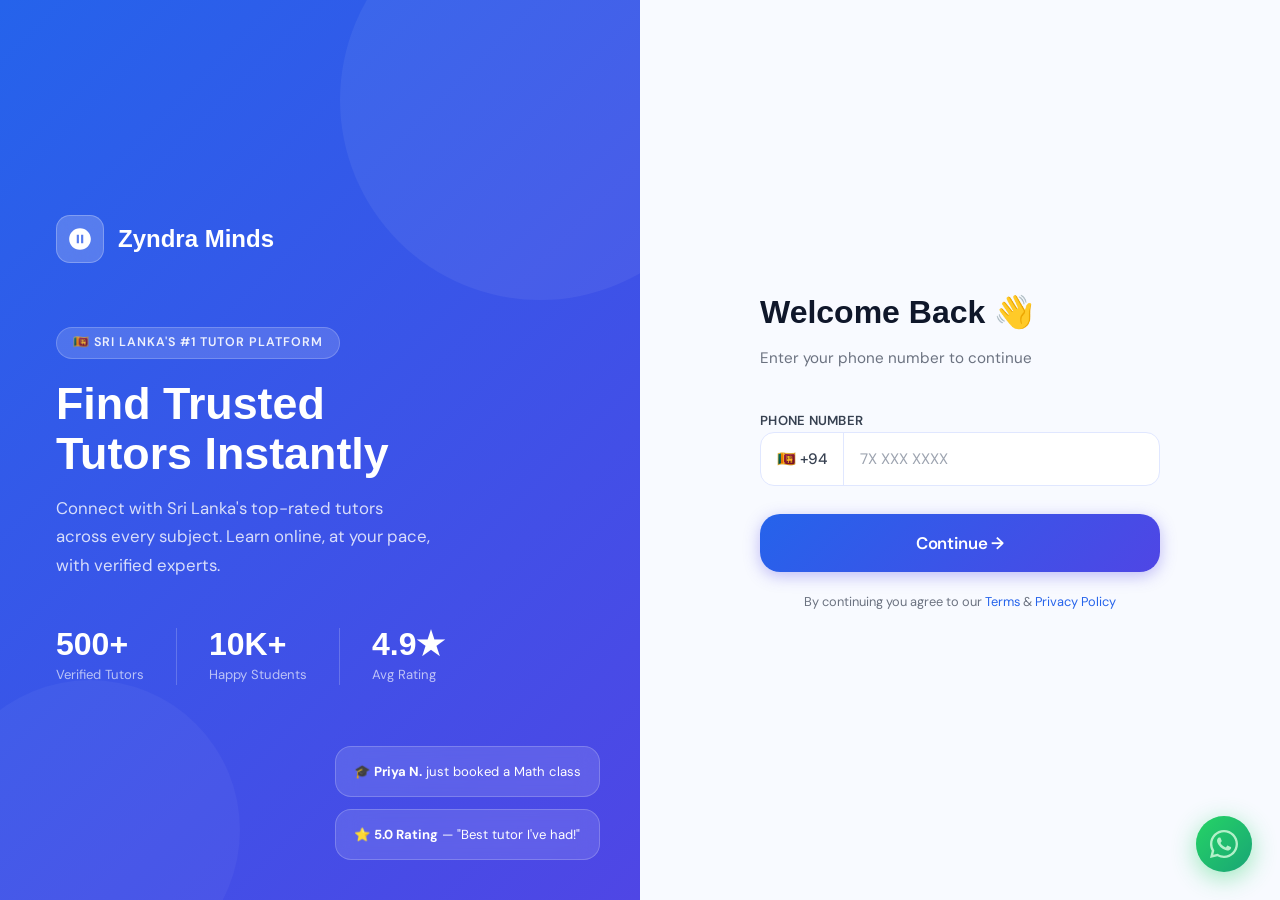
<file: index.html>
<!DOCTYPE html>
<html lang="en">
<head>
  <meta charset="UTF-8" />
  <meta name="viewport" content="width=device-width, initial-scale=1.0" />
  <title>Zyndra Minds — Find Trusted Tutors Instantly</title>
  <meta name="description" content="Zyndra Minds connects students with verified tutors across Sri Lanka. Find your perfect tutor today." />

  <!-- Favicon -->
  <link rel="icon" type="image/svg+xml" href="data:image/svg+xml,<svg xmlns='http://www.w3.org/2000/svg' viewBox='0 0 100 100'><rect width='100' height='100' rx='20' fill='%234F46E5'/><text y='.9em' font-size='70' x='10'>🧠</text></svg>" />

  <!-- Google Fonts -->
  <link rel="preconnect" href="https://fonts.googleapis.com" />
  <link rel="preconnect" href="https://fonts.gstatic.com" crossorigin />
  <link href="https://fonts.googleapis.com/css2?family=DM+Sans:ital,opsz,wght@0,9..40,300;0,9..40,400;0,9..40,500;0,9..40,600;1,9..40,400&display=swap" rel="stylesheet" />

  <!-- Clash Display (local fallback) -->
  <style>
    @font-face {
      font-family: 'Clash Display';
      src: url('https://api.fontshare.com/v2/css?f[]=clash-display@400,500,600,700&display=swap');
      font-display: swap;
    }
  </style>

  <link rel="stylesheet" href="style.css" />

  <style>
    /* Index-specific overrides */
    body { overflow: hidden; }
    @media (max-width: 900px) { body { overflow: auto; } }

    .login-page { height: 100vh; }
    @media (max-width: 900px) { .login-page { height: auto; min-height: 100vh; } }

    #phone-step { animation: fadeUp .5s ease; }
    #role-select { display: none; }
  </style>
</head>
<body>

<!-- ═══════════════════════════════════════════
     LOGIN PAGE
════════════════════════════════════════════ -->
<div class="login-page">

  <!-- LEFT PANEL — Hero branding -->
  <div class="login-left">
    <div class="login-brand">
      <div class="login-brand-icon">
        <svg viewBox="0 0 24 24" xmlns="http://www.w3.org/2000/svg">
          <path d="M12 2C6.48 2 2 6.48 2 12s4.48 10 10 10 10-4.48 10-10S17.52 2 12 2zm-1 14H9V8h2v8zm4 0h-2V8h2v8z" fill="white"/>
        </svg>
      </div>
      <span class="login-brand-name">Zyndra Minds</span>
    </div>

    <div class="login-hero">
      <div class="login-hero-tag">🇱🇰 Sri Lanka's #1 Tutor Platform</div>
      <h1>Find Trusted<br>Tutors Instantly</h1>
      <p>Connect with Sri Lanka's top-rated tutors across every subject. Learn online, at your pace, with verified experts.</p>

      <div class="login-stats">
        <div class="login-stat">
          <div class="login-stat-num">500+</div>
          <div class="login-stat-label">Verified Tutors</div>
        </div>
        <div class="login-divider"></div>
        <div class="login-stat">
          <div class="login-stat-num">10K+</div>
          <div class="login-stat-label">Happy Students</div>
        </div>
        <div class="login-divider"></div>
        <div class="login-stat">
          <div class="login-stat-num">4.9★</div>
          <div class="login-stat-label">Avg Rating</div>
        </div>
      </div>
    </div>

    <!-- Decorative floating cards -->
    <div style="position:absolute;bottom:40px;right:40px;z-index:1">
      <div style="background:rgba(255,255,255,.12);backdrop-filter:blur(10px);border:1px solid rgba(255,255,255,.2);border-radius:16px;padding:14px 18px;color:white;font-size:.82rem;margin-bottom:12px">
        🎓 <strong>Priya N.</strong> just booked a Math class
      </div>
      <div style="background:rgba(255,255,255,.12);backdrop-filter:blur(10px);border:1px solid rgba(255,255,255,.2);border-radius:16px;padding:14px 18px;color:white;font-size:.82rem">
        ⭐ <strong>5.0 Rating</strong> — "Best tutor I've had!"
      </div>
    </div>
  </div>

  <!-- RIGHT PANEL — Login form -->
  <div class="login-right">
    <div class="login-form-wrap">
      <div class="login-form-header">
        <h2>Welcome Back 👋</h2>
        <p>Enter your phone number to continue</p>
      </div>

      <!-- STEP 1: Phone entry -->
      <div id="phone-step">
        <div class="form-group">
          <label class="input-label" for="phone-input">Phone Number</label>
          <div class="phone-input-wrap">
            <div class="phone-flag">🇱🇰 +94</div>
            <input
              type="tel"
              id="phone-input"
              placeholder="7X XXX XXXX"
              maxlength="15"
              autocomplete="tel"
            />
          </div>
        </div>

        <button id="continue-btn" class="btn btn-primary btn-full btn-lg" style="margin-top:8px">
          Continue →
        </button>

        <p style="text-align:center;margin-top:20px;font-size:.8rem;color:var(--gray-500)">
          By continuing you agree to our
          <a href="#" style="color:var(--blue)">Terms</a> &
          <a href="#" style="color:var(--blue)">Privacy Policy</a>
        </p>
      </div>

      <!-- STEP 2: Role selection -->
      <div id="role-select" class="role-select">
        <button id="learn-btn" class="role-btn learn-btn">
          <div class="role-icon learn-icon">🎓</div>
          <div class="role-btn-title">I want to Learn</div>
          <div class="role-btn-sub">Browse & book classes</div>
        </button>
        <button id="teach-btn" class="role-btn teach-btn">
          <div class="role-icon teach-icon">📝</div>
          <div class="role-btn-title">I want to Teach</div>
          <div class="role-btn-sub">Apply as a tutor</div>
        </button>
      </div>

    </div>
  </div>
</div>

<!-- ═══════════════════════════════════════════
     TOAST CONTAINER (injected by JS)
════════════════════════════════════════════ -->
<div class="toast-container"></div>

<script src="script.js"></script>
</body>
</html>
</file>
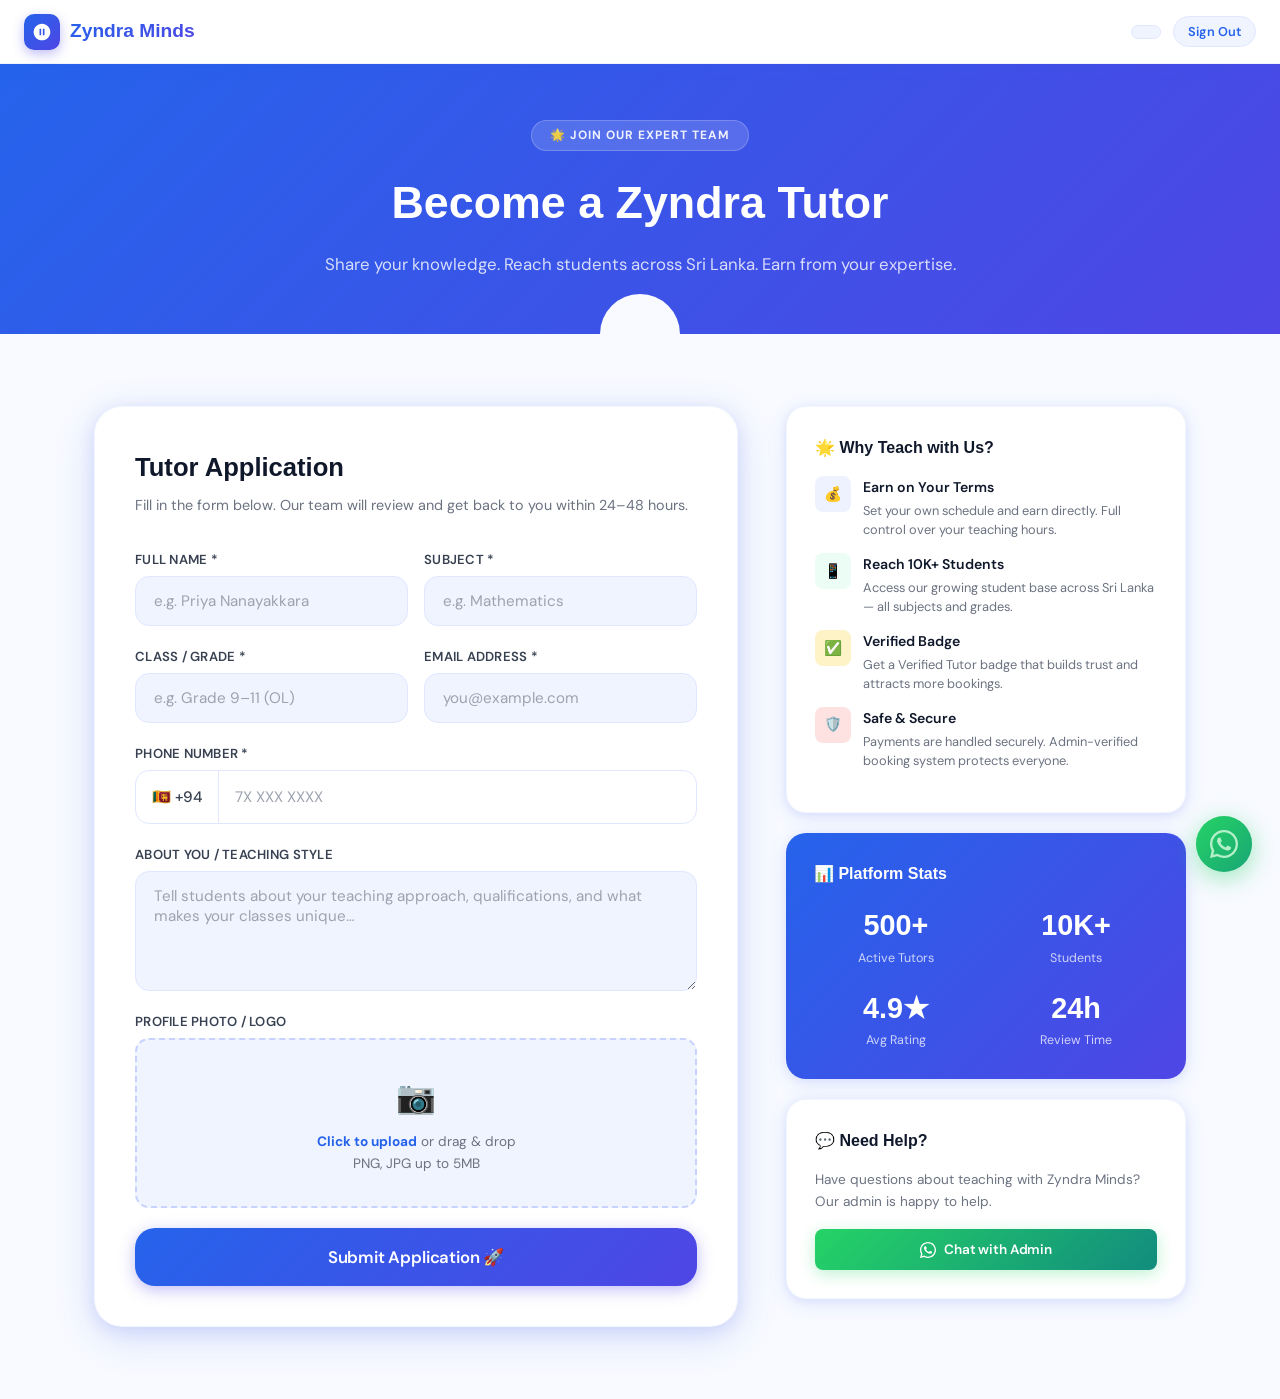
<file: apply.html>
<!DOCTYPE html>
<html lang="en">
<head>
  <meta charset="UTF-8" />
  <meta name="viewport" content="width=device-width, initial-scale=1.0" />
  <title>Become a Tutor — Zyndra Minds</title>
  <meta name="description" content="Apply to become a verified tutor on Zyndra Minds. Reach thousands of students across Sri Lanka." />

  <link rel="icon" type="image/svg+xml" href="data:image/svg+xml,<svg xmlns='http://www.w3.org/2000/svg' viewBox='0 0 100 100'><rect width='100' height='100' rx='20' fill='%234F46E5'/><text y='.9em' font-size='70' x='10'>🧠</text></svg>" />
  <link rel="preconnect" href="https://fonts.googleapis.com" />
  <link rel="preconnect" href="https://fonts.gstatic.com" crossorigin />
  <link href="https://fonts.googleapis.com/css2?family=DM+Sans:ital,opsz,wght@0,9..40,300;0,9..40,400;0,9..40,500;0,9..40,600;1,9..40,400&display=swap" rel="stylesheet" />
  <link rel="stylesheet" href="style.css" />
</head>
<body>

<!-- ═══════════════════════════════════════════
     NAVBAR
════════════════════════════════════════════ -->
<nav class="navbar">
  <a href="index.html" class="nav-brand">
    <div class="nav-logo">
      <svg viewBox="0 0 24 24" xmlns="http://www.w3.org/2000/svg">
        <path d="M12 2C6.48 2 2 6.48 2 12s4.48 10 10 10 10-4.48 10-10S17.52 2 12 2zm-1 14H9V8h2v8zm4 0h-2V8h2v8z"/>
      </svg>
    </div>
    <span class="nav-brand-name">Zyndra Minds</span>
  </a>
  <div class="nav-actions">
    <span class="nav-phone" id="nav-phone"></span>
    <button class="nav-logout" id="logout-btn">Sign Out</button>
  </div>
</nav>

<!-- ═══════════════════════════════════════════
     HERO
════════════════════════════════════════════ -->
<div class="page-wrapper">
  <section class="apply-hero">
    <div class="container">
      <div style="display:inline-block;padding:5px 18px;background:rgba(255,255,255,.15);border-radius:9999px;color:rgba(255,255,255,.9);font-size:.75rem;font-weight:700;letter-spacing:.08em;text-transform:uppercase;border:1px solid rgba(255,255,255,.2);margin-bottom:16px">
        🌟 Join Our Expert Team
      </div>
      <h1>Become a Zyndra Tutor</h1>
      <p>Share your knowledge. Reach students across Sri Lanka. Earn from your expertise.</p>
    </div>
  </section>

  <!-- ═══════════════════════════════════════
       APPLY SECTION
  ════════════════════════════════════════ -->
  <section class="apply-section">
    <div class="container">
      <div class="apply-layout">

        <!-- FORM CARD -->
        <div class="apply-form-card">
          <h2 class="apply-form-title">Tutor Application</h2>
          <p class="apply-form-sub">Fill in the form below. Our team will review and get back to you within 24–48 hours.</p>

          <!-- APPLICATION FORM -->
          <form id="apply-form" novalidate>

            <!-- Name + Subject -->
            <div class="form-row">
              <div class="form-group">
                <div class="input-wrap">
                  <label class="input-label" for="tutor-name">Full Name *</label>
                  <input
                    type="text"
                    id="tutor-name"
                    class="input-field"
                    placeholder="e.g. Priya Nanayakkara"
                    required
                  />
                </div>
              </div>
              <div class="form-group">
                <div class="input-wrap">
                  <label class="input-label" for="tutor-subject">Subject *</label>
                  <input
                    type="text"
                    id="tutor-subject"
                    class="input-field"
                    placeholder="e.g. Mathematics"
                    required
                  />
                </div>
              </div>
            </div>

            <!-- Grade + Email -->
            <div class="form-row">
              <div class="form-group">
                <div class="input-wrap">
                  <label class="input-label" for="tutor-grade">Class / Grade *</label>
                  <input
                    type="text"
                    id="tutor-grade"
                    class="input-field"
                    placeholder="e.g. Grade 9–11 (OL)"
                    required
                  />
                </div>
              </div>
              <div class="form-group">
                <div class="input-wrap">
                  <label class="input-label" for="tutor-email">Email Address *</label>
                  <input
                    type="email"
                    id="tutor-email"
                    class="input-field"
                    placeholder="you@example.com"
                    required
                  />
                </div>
              </div>
            </div>

            <!-- Phone -->
            <div class="form-group">
              <div class="input-wrap">
                <label class="input-label" for="tutor-phone">Phone Number *</label>
                <div class="phone-input-wrap">
                  <div class="phone-flag">🇱🇰 +94</div>
                  <input
                    type="tel"
                    id="tutor-phone"
                    placeholder="7X XXX XXXX"
                    required
                  />
                </div>
              </div>
            </div>

            <!-- Description -->
            <div class="form-group">
              <div class="input-wrap">
                <label class="input-label" for="tutor-desc">About You / Teaching Style</label>
                <textarea
                  id="tutor-desc"
                  class="input-field"
                  placeholder="Tell students about your teaching approach, qualifications, and what makes your classes unique…"
                ></textarea>
              </div>
            </div>

            <!-- Image Upload -->
            <div class="form-group">
              <div class="input-wrap">
                <label class="input-label">Profile Photo / Logo</label>
                <div class="upload-area" id="upload-area">
                  <img class="upload-preview" id="image-preview" alt="Preview" />
                  <div class="upload-icon">📷</div>
                  <div class="upload-text">
                    <strong>Click to upload</strong> or drag & drop<br>
                    <span>PNG, JPG up to 5MB</span>
                  </div>
                  <input type="file" id="tutor-image" accept="image/*" />
                </div>
              </div>
            </div>

            <!-- Submit -->
            <button type="submit" id="submit-btn" class="btn btn-primary btn-full btn-lg">
              Submit Application 🚀
            </button>

          </form>

          <!-- SUCCESS MESSAGE -->
          <div class="success-message" id="success-message">
            <div class="success-icon">✅</div>
            <h3>Application Sent!</h3>
            <p>Thank you for applying to Zyndra Minds. Our team will review your application and contact you within 24–48 hours.</p>
            <p style="font-size:.82rem;color:var(--gray-500);margin-bottom:28px">For faster response, you can reach our admin directly on WhatsApp.</p>
            <button id="contact-admin-btn" class="btn btn-whatsapp btn-full" style="margin-bottom:16px">
              <svg style="width:20px;height:20px;fill:white;flex-shrink:0" viewBox="0 0 24 24">
                <path d="M17.472 14.382c-.297-.149-1.758-.867-2.03-.967-.273-.099-.471-.148-.67.15-.197.297-.767.966-.94 1.164-.173.199-.347.223-.644.075-.297-.15-1.255-.463-2.39-1.475-.883-.788-1.48-1.761-1.653-2.059-.173-.297-.018-.458.13-.606.134-.133.298-.347.446-.52.149-.174.198-.298.298-.497.099-.198.05-.371-.025-.52-.075-.149-.669-1.612-.916-2.207-.242-.579-.487-.5-.669-.51-.173-.008-.371-.01-.57-.01-.198 0-.52.074-.792.372-.272.297-1.04 1.016-1.04 2.479 0 1.462 1.065 2.875 1.213 3.074.149.198 2.096 3.2 5.077 4.487.709.306 1.262.489 1.694.625.712.227 1.36.195 1.871.118.571-.085 1.758-.719 2.006-1.413.248-.694.248-1.289.173-1.413-.074-.124-.272-.198-.57-.347z"/><path d="M12 0C5.373 0 0 5.373 0 12c0 2.112.549 4.1 1.507 5.83L0 24l6.335-1.48A11.94 11.94 0 0012 24c6.627 0 12-5.373 12-12S18.627 0 12 0zm0 22c-1.848 0-3.579-.504-5.065-1.381l-.363-.215-3.762.878.893-3.673-.236-.376A9.96 9.96 0 012 12C2 6.477 6.477 2 12 2s10 4.477 10 10-4.477 10-10 10z"/>
              </svg>
              Contact Admin on WhatsApp
            </button>
            <a href="index.html" class="btn btn-outline btn-full">← Back to Home</a>
          </div>

        </div><!-- /apply-form-card -->

        <!-- SIDEBAR -->
        <div class="apply-sidebar">

          <!-- Benefits -->
          <div class="sidebar-card">
            <div class="sidebar-card-title">🌟 Why Teach with Us?</div>

            <div class="benefit-item">
              <div class="benefit-icon" style="background:#EEF2FF">💰</div>
              <div class="benefit-text">
                <h4>Earn on Your Terms</h4>
                <p>Set your own schedule and earn directly. Full control over your teaching hours.</p>
              </div>
            </div>

            <div class="benefit-item">
              <div class="benefit-icon" style="background:#ECFDF5">📱</div>
              <div class="benefit-text">
                <h4>Reach 10K+ Students</h4>
                <p>Access our growing student base across Sri Lanka — all subjects and grades.</p>
              </div>
            </div>

            <div class="benefit-item">
              <div class="benefit-icon" style="background:#FEF3C7">✅</div>
              <div class="benefit-text">
                <h4>Verified Badge</h4>
                <p>Get a Verified Tutor badge that builds trust and attracts more bookings.</p>
              </div>
            </div>

            <div class="benefit-item">
              <div class="benefit-icon" style="background:#FEE2E2">🛡️</div>
              <div class="benefit-text">
                <h4>Safe & Secure</h4>
                <p>Payments are handled securely. Admin-verified booking system protects everyone.</p>
              </div>
            </div>
          </div>

          <!-- Stats card -->
          <div class="sidebar-card" style="background:var(--gradient);border:none">
            <div style="font-family:var(--font-display);font-size:1rem;font-weight:700;color:white;margin-bottom:16px">
              📊 Platform Stats
            </div>
            <div style="display:grid;grid-template-columns:1fr 1fr;gap:16px">
              <div style="text-align:center">
                <div style="font-family:var(--font-display);font-size:1.8rem;font-weight:700;color:white">500+</div>
                <div style="font-size:.78rem;color:rgba(255,255,255,.75)">Active Tutors</div>
              </div>
              <div style="text-align:center">
                <div style="font-family:var(--font-display);font-size:1.8rem;font-weight:700;color:white">10K+</div>
                <div style="font-size:.78rem;color:rgba(255,255,255,.75)">Students</div>
              </div>
              <div style="text-align:center">
                <div style="font-family:var(--font-display);font-size:1.8rem;font-weight:700;color:white">4.9★</div>
                <div style="font-size:.78rem;color:rgba(255,255,255,.75)">Avg Rating</div>
              </div>
              <div style="text-align:center">
                <div style="font-family:var(--font-display);font-size:1.8rem;font-weight:700;color:white">24h</div>
                <div style="font-size:.78rem;color:rgba(255,255,255,.75)">Review Time</div>
              </div>
            </div>
          </div>

          <!-- Contact card -->
          <div class="sidebar-card">
            <div class="sidebar-card-title">💬 Need Help?</div>
            <p style="font-size:.85rem;color:var(--gray-500);margin-bottom:16px;line-height:1.6">
              Have questions about teaching with Zyndra Minds? Our admin is happy to help.
            </p>
            <a
              href="https://wa.me/94755131260?text=Hi!%20I%20have%20a%20question%20about%20becoming%20a%20Zyndra%20Minds%20tutor."
              target="_blank" rel="noopener"
              class="btn btn-whatsapp btn-full btn-sm"
            >
              <svg style="width:16px;height:16px;fill:white;flex-shrink:0" viewBox="0 0 24 24">
                <path d="M17.472 14.382c-.297-.149-1.758-.867-2.03-.967-.273-.099-.471-.148-.67.15-.197.297-.767.966-.94 1.164-.173.199-.347.223-.644.075-.297-.15-1.255-.463-2.39-1.475-.883-.788-1.48-1.761-1.653-2.059-.173-.297-.018-.458.13-.606.134-.133.298-.347.446-.52.149-.174.198-.298.298-.497.099-.198.05-.371-.025-.52-.075-.149-.669-1.612-.916-2.207-.242-.579-.487-.5-.669-.51-.173-.008-.371-.01-.57-.01-.198 0-.52.074-.792.372-.272.297-1.04 1.016-1.04 2.479 0 1.462 1.065 2.875 1.213 3.074.149.198 2.096 3.2 5.077 4.487.709.306 1.262.489 1.694.625.712.227 1.36.195 1.871.118.571-.085 1.758-.719 2.006-1.413.248-.694.248-1.289.173-1.413-.074-.124-.272-.198-.57-.347z"/><path d="M12 0C5.373 0 0 5.373 0 12c0 2.112.549 4.1 1.507 5.83L0 24l6.335-1.48A11.94 11.94 0 0012 24c6.627 0 12-5.373 12-12S18.627 0 12 0zm0 22c-1.848 0-3.579-.504-5.065-1.381l-.363-.215-3.762.878.893-3.673-.236-.376A9.96 9.96 0 012 12C2 6.477 6.477 2 12 2s10 4.477 10 10-4.477 10-10 10z"/>
              </svg>
              Chat with Admin
            </a>
          </div>

        </div><!-- /apply-sidebar -->

      </div><!-- /apply-layout -->
    </div>
  </section>

</div><!-- /page-wrapper -->

<!-- Toast container -->
<div class="toast-container"></div>

<script src="script.js"></script>
</body>
</html>
</file>
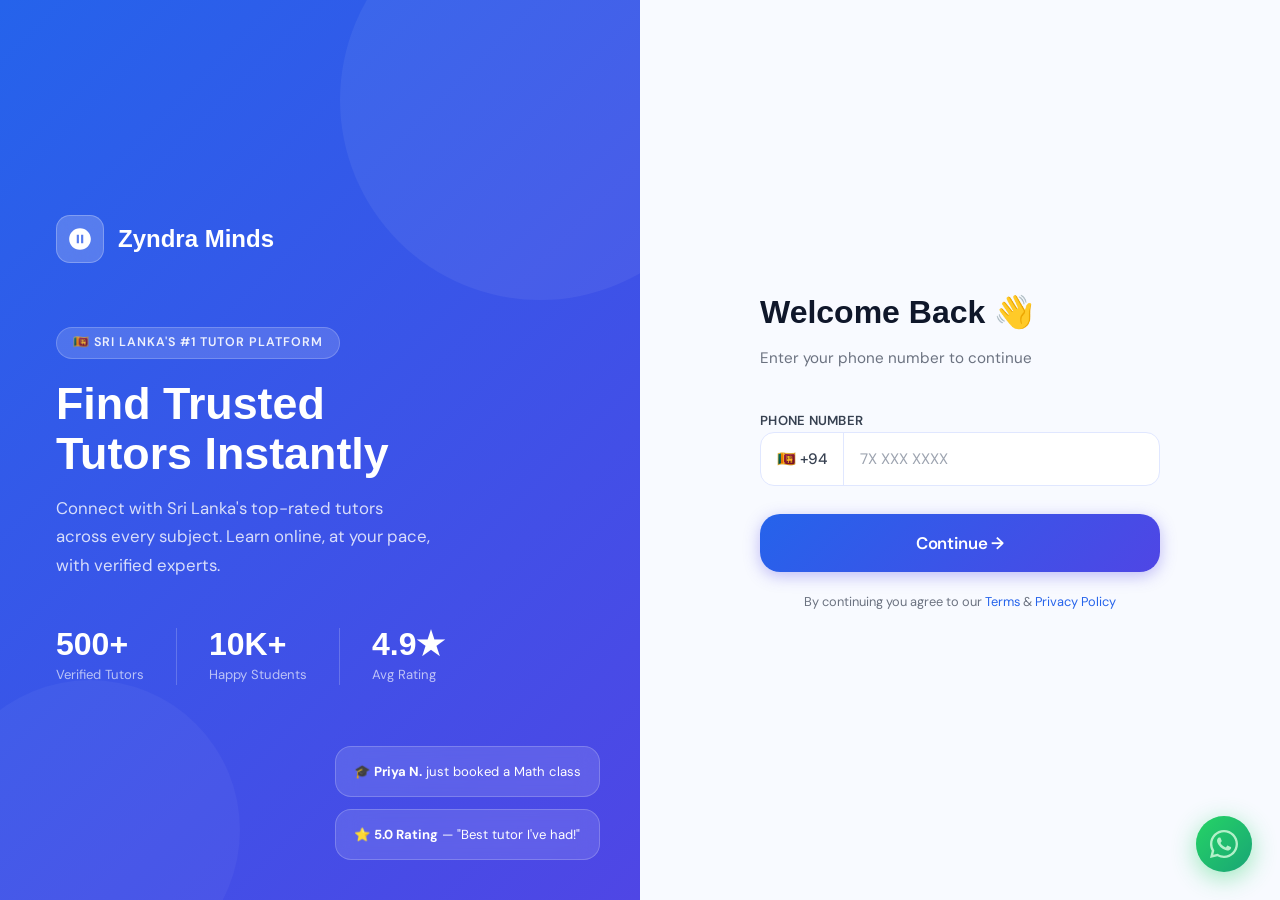
<file: tutors.html>
<!DOCTYPE html>
<html lang="en">
<head>
  <meta charset="UTF-8" />
  <meta name="viewport" content="width=device-width, initial-scale=1.0" />
  <title>Browse Tutors — Zyndra Minds</title>
  <meta name="description" content="Browse verified tutors on Zyndra Minds and book your first free trial class today." />

  <link rel="icon" type="image/svg+xml" href="data:image/svg+xml,<svg xmlns='http://www.w3.org/2000/svg' viewBox='0 0 100 100'><rect width='100' height='100' rx='20' fill='%234F46E5'/><text y='.9em' font-size='70' x='10'>🧠</text></svg>" />
  <link rel="preconnect" href="https://fonts.googleapis.com" />
  <link rel="preconnect" href="https://fonts.gstatic.com" crossorigin />
  <link href="https://fonts.googleapis.com/css2?family=DM+Sans:ital,opsz,wght@0,9..40,300;0,9..40,400;0,9..40,500;0,9..40,600;1,9..40,400&display=swap" rel="stylesheet" />
  <link rel="stylesheet" href="style.css" />
</head>
<body>

<!-- ═══════════════════════════════════════════
     NAVBAR
════════════════════════════════════════════ -->
<nav class="navbar">
  <a href="index.html" class="nav-brand">
    <div class="nav-logo">
      <svg viewBox="0 0 24 24" xmlns="http://www.w3.org/2000/svg">
        <path d="M12 2C6.48 2 2 6.48 2 12s4.48 10 10 10 10-4.48 10-10S17.52 2 12 2zm-1 14H9V8h2v8zm4 0h-2V8h2v8z"/>
      </svg>
    </div>
    <span class="nav-brand-name">Zyndra Minds</span>
  </a>

  <div class="nav-actions">
    <span class="nav-phone" id="nav-phone"></span>
    <button class="nav-logout" id="logout-btn">Sign Out</button>
  </div>
</nav>

<!-- ═══════════════════════════════════════════
     HERO SECTION
════════════════════════════════════════════ -->
<div class="page-wrapper">
  <section class="tutors-hero">
    <div class="container">
      <div class="tutors-hero-content">
        <div style="display:inline-block;padding:5px 18px;background:rgba(255,255,255,.15);border-radius:9999px;color:rgba(255,255,255,.9);font-size:.75rem;font-weight:700;letter-spacing:.08em;text-transform:uppercase;border:1px solid rgba(255,255,255,.2);margin-bottom:16px">
          👋 Welcome, Student
        </div>
        <h1>Find Your Perfect Tutor</h1>
        <p>Explore Sri Lanka's most trusted tutors. Book a free 2-class trial — no commitment needed.</p>

        <!-- Search bar -->
        <div class="tutors-hero-search">
          <input
            type="text"
            id="search-input"
            placeholder="Search by name, subject, or topic…"
            autocomplete="off"
          />
          <button id="search-btn">Search</button>
        </div>
      </div>
    </div>
  </section>

  <!-- ═══════════════════════════════════════
       TUTORS GRID SECTION
  ════════════════════════════════════════ -->
  <section class="section">
    <div class="container">

      <!-- Filter bar -->
      <div class="filter-bar">
        <button class="filter-chip active" data-subject="All">All Subjects</button>
        <button class="filter-chip" data-subject="Mathematics">📐 Maths</button>
        <button class="filter-chip" data-subject="Physics">⚛️ Physics</button>
        <button class="filter-chip" data-subject="Chemistry">🧪 Chemistry</button>
        <button class="filter-chip" data-subject="Biology">🌿 Biology</button>
        <button class="filter-chip" data-subject="English Language">📚 English</button>
        <button class="filter-chip" data-subject="ICT">💻 ICT</button>
        <span class="filter-count" id="tutor-count">Loading…</span>
      </div>

      <!-- Grid -->
      <div id="tutors-grid" class="tutors-grid">
        <!-- Injected by JavaScript -->
      </div>

    </div>
  </section>

  <!-- ═══════════════════════════════════════
       HOW IT WORKS — Info strip
  ════════════════════════════════════════ -->
  <section style="background:var(--gradient-soft);padding:60px 0;border-top:1px solid var(--gray-100)">
    <div class="container">
      <div class="section-head">
        <div class="section-eyebrow">How It Works</div>
        <h2 class="section-title">Start Learning in 3 Easy Steps</h2>
      </div>
      <div style="display:grid;grid-template-columns:repeat(auto-fit,minmax(220px,1fr));gap:28px">

        <div style="text-align:center;padding:32px 20px;background:white;border-radius:20px;box-shadow:var(--shadow-sm)">
          <div style="width:64px;height:64px;background:var(--gradient);border-radius:18px;display:flex;align-items:center;justify-content:center;margin:0 auto 16px;font-size:1.6rem;box-shadow:0 8px 20px rgba(79,70,229,.3)">🔍</div>
          <div style="font-family:var(--font-display);font-size:.7rem;letter-spacing:.1em;text-transform:uppercase;color:var(--blue);font-weight:700;margin-bottom:8px">Step 1</div>
          <h3 style="font-family:var(--font-display);font-size:1.05rem;font-weight:700;color:var(--gray-900);margin-bottom:8px">Browse Tutors</h3>
          <p style="font-size:.85rem;color:var(--gray-500);line-height:1.6">Explore our verified tutors, filter by subject, and read their profiles.</p>
        </div>

        <div style="text-align:center;padding:32px 20px;background:white;border-radius:20px;box-shadow:var(--shadow-sm)">
          <div style="width:64px;height:64px;background:linear-gradient(135deg,#10B981,#059669);border-radius:18px;display:flex;align-items:center;justify-content:center;margin:0 auto 16px;font-size:1.6rem;box-shadow:0 8px 20px rgba(16,185,129,.3)">🎓</div>
          <div style="font-family:var(--font-display);font-size:.7rem;letter-spacing:.1em;text-transform:uppercase;color:var(--green);font-weight:700;margin-bottom:8px">Step 2</div>
          <h3 style="font-family:var(--font-display);font-size:1.05rem;font-weight:700;color:var(--gray-900);margin-bottom:8px">Free Trial Classes</h3>
          <p style="font-size:.85rem;color:var(--gray-500);line-height:1.6">Join 2 free trial classes via Zoom — no payment needed. Try before you commit.</p>
        </div>

        <div style="text-align:center;padding:32px 20px;background:white;border-radius:20px;box-shadow:var(--shadow-sm)">
          <div style="width:64px;height:64px;background:linear-gradient(135deg,#F59E0B,#D97706);border-radius:18px;display:flex;align-items:center;justify-content:center;margin:0 auto 16px;font-size:1.6rem;box-shadow:0 8px 20px rgba(245,158,11,.3)">💳</div>
          <div style="font-family:var(--font-display);font-size:.7rem;letter-spacing:.1em;text-transform:uppercase;color:var(--amber);font-weight:700;margin-bottom:8px">Step 3</div>
          <h3 style="font-family:var(--font-display);font-size:1.05rem;font-weight:700;color:var(--gray-900);margin-bottom:8px">Book & Pay</h3>
          <p style="font-size:.85rem;color:var(--gray-500);line-height:1.6">Pay via BOC bank transfer and receive your class password from our admin.</p>
        </div>

      </div>
    </div>
  </section>

</div><!-- /page-wrapper -->

<!-- ═══════════════════════════════════════════
     TUTOR DETAIL MODAL
════════════════════════════════════════════ -->
<div class="modal-overlay" id="tutor-modal" role="dialog" aria-modal="true" aria-labelledby="modal-tutor-name">
  <div class="modal">
    <div class="modal-header">
      <span></span><!-- spacer -->
      <button class="modal-close" aria-label="Close modal">✕</button>
    </div>
    <div class="modal-body" id="modal-body">
      <!-- Injected by JavaScript -->
    </div>
  </div>
</div>

<!-- Toast container -->
<div class="toast-container"></div>

<script src="script.js"></script>
</body>
</html>
</file>
<file: style.css>
/* =============================================
   ZYNDRA MINDS — Global Stylesheet
   Brand: Blue #2563EB + Indigo #4F46E5
   ============================================= */

@import url('https://fonts.googleapis.com/css2?family=Clash+Display:wght@400;500;600;700&family=DM+Sans:ital,opsz,wght@0,9..40,300;0,9..40,400;0,9..40,500;0,9..40,600;1,9..40,400&display=swap');

/* ── CSS Variables ── */
:root {
  --blue:        #2563EB;
  --blue-light:  #3B82F6;
  --blue-dark:   #1D4ED8;
  --indigo:      #4F46E5;
  --indigo-dark: #3730A3;
  --white:       #FFFFFF;
  --off-white:   #F8FAFF;
  --gray-50:     #F0F4FF;
  --gray-100:    #E0E7FF;
  --gray-200:    #C7D2FE;
  --gray-400:    #818CF8;
  --gray-500:    #6B7280;
  --gray-700:    #374151;
  --gray-900:    #0F172A;
  --green:       #10B981;
  --amber:       #F59E0B;
  --red:         #EF4444;

  --gradient:    linear-gradient(135deg, var(--blue) 0%, var(--indigo) 100%);
  --gradient-soft: linear-gradient(135deg, #EEF2FF 0%, #E0E7FF 100%);
  --shadow-sm:   0 1px 3px rgba(37,99,235,.08), 0 1px 2px rgba(37,99,235,.04);
  --shadow-md:   0 4px 20px rgba(37,99,235,.12), 0 2px 8px rgba(79,70,229,.08);
  --shadow-lg:   0 10px 40px rgba(37,99,235,.18), 0 4px 16px rgba(79,70,229,.12);
  --shadow-xl:   0 20px 60px rgba(37,99,235,.22), 0 8px 24px rgba(79,70,229,.15);

  --radius-sm:   8px;
  --radius-md:   14px;
  --radius-lg:   20px;
  --radius-xl:   28px;
  --radius-full: 9999px;

  --font-display: 'Clash Display', sans-serif;
  --font-body:    'DM Sans', sans-serif;

  --transition:  all 0.25s cubic-bezier(0.4, 0, 0.2, 1);
}

/* ── Reset ── */
*, *::before, *::after { box-sizing: border-box; margin: 0; padding: 0; }
html { scroll-behavior: smooth; }
body {
  font-family: var(--font-body);
  background: var(--off-white);
  color: var(--gray-900);
  line-height: 1.6;
  -webkit-font-smoothing: antialiased;
  overflow-x: hidden;
}
img { max-width: 100%; display: block; }
a { text-decoration: none; color: inherit; }
button { cursor: pointer; font-family: var(--font-body); border: none; outline: none; }
input, textarea, select { font-family: var(--font-body); outline: none; border: none; }

/* ── Scrollbar ── */
::-webkit-scrollbar { width: 6px; }
::-webkit-scrollbar-track { background: var(--gray-50); }
::-webkit-scrollbar-thumb { background: var(--gray-200); border-radius: 10px; }
::-webkit-scrollbar-thumb:hover { background: var(--blue-light); }

/* ══════════════════════════════════════════
   GLOBAL COMPONENTS
══════════════════════════════════════════ */

/* ── Navbar ── */
.navbar {
  position: fixed; top: 0; left: 0; right: 0; z-index: 100;
  display: flex; align-items: center; justify-content: space-between;
  padding: 0 24px; height: 64px;
  background: rgba(255,255,255,0.88);
  backdrop-filter: blur(20px);
  -webkit-backdrop-filter: blur(20px);
  border-bottom: 1px solid rgba(37,99,235,.08);
  box-shadow: 0 1px 20px rgba(37,99,235,.06);
}
.nav-brand {
  display: flex; align-items: center; gap: 10px;
}
.nav-logo {
  width: 36px; height: 36px; border-radius: 10px;
  background: var(--gradient);
  display: flex; align-items: center; justify-content: center;
  box-shadow: 0 4px 12px rgba(79,70,229,.35);
}
.nav-logo svg { width: 20px; height: 20px; fill: white; }
.nav-brand-name {
  font-family: var(--font-display);
  font-size: 1.2rem; font-weight: 700;
  background: var(--gradient);
  -webkit-background-clip: text; -webkit-text-fill-color: transparent;
  background-clip: text;
}
.nav-actions { display: flex; align-items: center; gap: 12px; }
.nav-phone {
  font-size: .8rem; color: var(--gray-500); font-weight: 500;
  background: var(--gray-50); padding: 6px 14px;
  border-radius: var(--radius-full);
  border: 1px solid var(--gray-100);
}
.nav-logout {
  font-size: .8rem; font-weight: 600; color: var(--blue);
  background: var(--gray-50); padding: 6px 14px;
  border-radius: var(--radius-full);
  border: 1px solid var(--gray-100);
  transition: var(--transition);
}
.nav-logout:hover { background: var(--gray-100); }

/* ── Buttons ── */
.btn {
  display: inline-flex; align-items: center; justify-content: center; gap: 8px;
  padding: 14px 28px; border-radius: var(--radius-md);
  font-size: .95rem; font-weight: 600; letter-spacing: -.01em;
  transition: var(--transition); position: relative; overflow: hidden;
}
.btn::after {
  content: ''; position: absolute; inset: 0;
  background: rgba(255,255,255,0); transition: var(--transition);
}
.btn:hover::after { background: rgba(255,255,255,.08); }
.btn-primary {
  background: var(--gradient);
  color: white;
  box-shadow: 0 4px 16px rgba(79,70,229,.35);
}
.btn-primary:hover {
  transform: translateY(-2px);
  box-shadow: 0 8px 24px rgba(79,70,229,.45);
}
.btn-primary:active { transform: translateY(0); }
.btn-secondary {
  background: white; color: var(--indigo);
  border: 2px solid var(--indigo);
}
.btn-secondary:hover {
  background: var(--gradient); color: white;
  border-color: transparent;
  box-shadow: 0 4px 16px rgba(79,70,229,.3);
  transform: translateY(-2px);
}
.btn-outline {
  background: transparent; color: var(--gray-700);
  border: 1.5px solid var(--gray-200);
}
.btn-outline:hover { border-color: var(--blue); color: var(--blue); }
.btn-green {
  background: linear-gradient(135deg, #10B981, #059669);
  color: white; box-shadow: 0 4px 16px rgba(16,185,129,.3);
}
.btn-green:hover { transform: translateY(-2px); box-shadow: 0 8px 24px rgba(16,185,129,.4); }
.btn-amber {
  background: linear-gradient(135deg, #F59E0B, #D97706);
  color: white; box-shadow: 0 4px 16px rgba(245,158,11,.3);
}
.btn-amber:hover { transform: translateY(-2px); box-shadow: 0 8px 24px rgba(245,158,11,.4); }
.btn-whatsapp {
  background: linear-gradient(135deg, #25D366, #128C7E);
  color: white; box-shadow: 0 4px 16px rgba(37,211,102,.3);
}
.btn-whatsapp:hover { transform: translateY(-2px); box-shadow: 0 8px 24px rgba(37,211,102,.4); }
.btn-full { width: 100%; }
.btn-sm { padding: 10px 20px; font-size: .85rem; border-radius: var(--radius-sm); }
.btn-lg { padding: 18px 36px; font-size: 1.05rem; border-radius: var(--radius-lg); }
.btn:disabled {
  opacity: .55; pointer-events: none;
}

/* ── Cards ── */
.card {
  background: white; border-radius: var(--radius-lg);
  box-shadow: var(--shadow-md);
  border: 1px solid rgba(37,99,235,.06);
  transition: var(--transition);
}
.card:hover {
  transform: translateY(-4px);
  box-shadow: var(--shadow-lg);
}

/* ── Inputs ── */
.input-wrap { display: flex; flex-direction: column; gap: 6px; }
.input-label {
  font-size: .82rem; font-weight: 600; color: var(--gray-700);
  letter-spacing: .02em; text-transform: uppercase;
}
.input-field {
  width: 100%; padding: 14px 18px;
  background: var(--gray-50); color: var(--gray-900);
  border: 1.5px solid var(--gray-100);
  border-radius: var(--radius-md);
  font-size: .95rem; font-weight: 400;
  transition: var(--transition);
}
.input-field:focus {
  background: white;
  border-color: var(--blue);
  box-shadow: 0 0 0 4px rgba(37,99,235,.1);
}
.input-field::placeholder { color: #9CA3AF; }
textarea.input-field { resize: vertical; min-height: 120px; }

/* ── Badge ── */
.badge {
  display: inline-flex; align-items: center; gap: 4px;
  padding: 4px 12px; border-radius: var(--radius-full);
  font-size: .75rem; font-weight: 600; letter-spacing: .02em;
}
.badge-blue { background: var(--gray-100); color: var(--indigo); }
.badge-green { background: #D1FAE5; color: #065F46; }
.badge-amber { background: #FEF3C7; color: #92400E; }

/* ── Page Wrapper ── */
.page-wrapper {
  min-height: 100vh;
  padding-top: 64px;
}

/* ── Section ── */
.section { padding: 60px 0; }
.container {
  max-width: 1140px;
  margin: 0 auto;
  padding: 0 24px;
}
.section-head { text-align: center; margin-bottom: 48px; }
.section-eyebrow {
  font-size: .75rem; font-weight: 700; letter-spacing: .12em;
  text-transform: uppercase; color: var(--blue);
  margin-bottom: 10px;
}
.section-title {
  font-family: var(--font-display);
  font-size: clamp(1.8rem, 4vw, 2.6rem);
  font-weight: 700; line-height: 1.15;
  color: var(--gray-900);
}
.section-subtitle {
  margin-top: 12px;
  font-size: 1.05rem; color: var(--gray-500); max-width: 540px; margin-inline: auto;
}

/* ── Floating WhatsApp Button ── */
.wa-float {
  position: fixed; bottom: 28px; right: 28px; z-index: 999;
  width: 56px; height: 56px; border-radius: var(--radius-full);
  background: linear-gradient(135deg, #25D366, #128C7E);
  display: flex; align-items: center; justify-content: center;
  box-shadow: 0 6px 24px rgba(37,211,102,.45);
  transition: var(--transition);
  text-decoration: none;
}
.wa-float:hover { transform: scale(1.12); box-shadow: 0 10px 32px rgba(37,211,102,.55); }
.wa-float svg { width: 28px; height: 28px; fill: white; }
.wa-float .wa-pulse {
  position: absolute; width: 100%; height: 100%; border-radius: 50%;
  background: rgba(37,211,102,.35);
  animation: waPulse 2s infinite;
}
@keyframes waPulse {
  0%   { transform: scale(1); opacity: .8; }
  100% { transform: scale(1.7); opacity: 0; }
}

/* ── Toast ── */
.toast-container {
  position: fixed; top: 80px; right: 24px; z-index: 9999;
  display: flex; flex-direction: column; gap: 10px;
}
.toast {
  padding: 14px 20px; border-radius: var(--radius-md);
  background: var(--gray-900); color: white;
  font-size: .88rem; font-weight: 500;
  box-shadow: var(--shadow-lg);
  animation: toastIn .3s ease;
  display: flex; align-items: center; gap: 10px; max-width: 320px;
}
.toast.success { background: var(--green); }
.toast.error   { background: var(--red); }
@keyframes toastIn {
  from { opacity: 0; transform: translateX(40px); }
  to   { opacity: 1; transform: translateX(0); }
}

/* ── Loading Spinner ── */
.spinner {
  width: 20px; height: 20px; border-radius: 50%;
  border: 2.5px solid rgba(255,255,255,.3);
  border-top-color: white;
  animation: spin .7s linear infinite;
  display: inline-block;
}
@keyframes spin { to { transform: rotate(360deg); } }

/* ── Stars Rating ── */
.stars { display: flex; gap: 2px; }
.stars span { color: #FBBF24; font-size: .9rem; }

/* ── Modal ── */
.modal-overlay {
  position: fixed; inset: 0; z-index: 500;
  background: rgba(15,23,42,.6);
  backdrop-filter: blur(6px);
  display: flex; align-items: center; justify-content: center;
  padding: 20px;
  opacity: 0; pointer-events: none;
  transition: opacity .3s ease;
}
.modal-overlay.open { opacity: 1; pointer-events: all; }
.modal {
  background: white; border-radius: var(--radius-xl);
  box-shadow: var(--shadow-xl);
  width: 100%; max-width: 560px;
  max-height: 90vh; overflow-y: auto;
  transform: translateY(30px) scale(.96);
  transition: all .3s cubic-bezier(0.34, 1.56, 0.64, 1);
}
.modal-overlay.open .modal { transform: translateY(0) scale(1); }
.modal-header {
  padding: 28px 28px 0;
  display: flex; align-items: flex-start; justify-content: space-between;
}
.modal-body { padding: 24px 28px 28px; }
.modal-close {
  width: 36px; height: 36px; border-radius: var(--radius-full);
  background: var(--gray-50); border: 1px solid var(--gray-100);
  display: flex; align-items: center; justify-content: center;
  color: var(--gray-500); font-size: 1.1rem;
  transition: var(--transition); cursor: pointer; flex-shrink: 0;
}
.modal-close:hover { background: var(--red); color: white; border-color: var(--red); }

/* ══════════════════════════════════════════
   INDEX — LOGIN PAGE
══════════════════════════════════════════ */
.login-page {
  min-height: 100vh;
  display: grid; grid-template-columns: 1fr 1fr;
  background: white;
}
.login-left {
  background: var(--gradient);
  padding: 60px 56px;
  display: flex; flex-direction: column; justify-content: center;
  position: relative; overflow: hidden;
}
.login-left::before {
  content: '';
  position: absolute; top: -100px; right: -100px;
  width: 400px; height: 400px; border-radius: 50%;
  background: rgba(255,255,255,.06);
}
.login-left::after {
  content: '';
  position: absolute; bottom: -80px; left: -60px;
  width: 300px; height: 300px; border-radius: 50%;
  background: rgba(255,255,255,.04);
}
.login-brand {
  display: flex; align-items: center; gap: 14px; margin-bottom: 64px;
  position: relative; z-index: 1;
}
.login-brand-icon {
  width: 48px; height: 48px; border-radius: 14px;
  background: rgba(255,255,255,.2);
  display: flex; align-items: center; justify-content: center;
  backdrop-filter: blur(10px);
  border: 1px solid rgba(255,255,255,.25);
}
.login-brand-icon svg { width: 26px; height: 26px; fill: white; }
.login-brand-name {
  font-family: var(--font-display);
  font-size: 1.5rem; font-weight: 700; color: white;
}
.login-hero { position: relative; z-index: 1; }
.login-hero-tag {
  display: inline-block; padding: 5px 16px;
  background: rgba(255,255,255,.15); border-radius: var(--radius-full);
  color: rgba(255,255,255,.9); font-size: .78rem; font-weight: 600;
  letter-spacing: .08em; text-transform: uppercase;
  border: 1px solid rgba(255,255,255,.2);
  margin-bottom: 20px;
}
.login-hero h1 {
  font-family: var(--font-display);
  font-size: clamp(2rem, 3.5vw, 3rem);
  font-weight: 700; color: white; line-height: 1.1;
  margin-bottom: 16px;
}
.login-hero p {
  color: rgba(255,255,255,.8); font-size: 1.05rem; line-height: 1.7;
  max-width: 380px;
}
.login-stats {
  display: flex; gap: 32px; margin-top: 48px; position: relative; z-index: 1;
}
.login-stat { }
.login-stat-num {
  font-family: var(--font-display);
  font-size: 2rem; font-weight: 700; color: white; line-height: 1;
}
.login-stat-label { color: rgba(255,255,255,.65); font-size: .82rem; margin-top: 4px; }
.login-divider { width: 1px; background: rgba(255,255,255,.2); }

.login-right {
  display: flex; flex-direction: column; justify-content: center; align-items: center;
  padding: 60px 56px;
  background: var(--off-white);
}
.login-form-wrap { width: 100%; max-width: 400px; }
.login-form-header { margin-bottom: 36px; }
.login-form-header h2 {
  font-family: var(--font-display);
  font-size: 2rem; font-weight: 700; color: var(--gray-900);
  margin-bottom: 8px;
}
.login-form-header p { color: var(--gray-500); font-size: .95rem; }

.phone-input-wrap {
  display: flex; align-items: center; gap: 0;
  background: white; border-radius: var(--radius-md);
  border: 1.5px solid var(--gray-100);
  transition: var(--transition);
  overflow: hidden;
}
.phone-input-wrap:focus-within {
  border-color: var(--blue);
  box-shadow: 0 0 0 4px rgba(37,99,235,.1);
}
.phone-flag {
  display: flex; align-items: center; gap: 8px;
  padding: 0 16px; border-right: 1.5px solid var(--gray-100);
  font-size: .95rem; color: var(--gray-700); font-weight: 500;
  white-space: nowrap; height: 52px;
}
.phone-input-wrap input {
  flex: 1; padding: 0 16px; height: 52px;
  font-size: .95rem; color: var(--gray-900);
  background: transparent;
}
.phone-input-wrap input::placeholder { color: #9CA3AF; }

.role-select {
  margin-top: 20px;
  display: grid; grid-template-columns: 1fr 1fr; gap: 14px;
  animation: fadeUp .4s ease;
}
.role-btn {
  padding: 20px 16px;
  border-radius: var(--radius-lg);
  border: 2px solid var(--gray-100);
  background: white;
  display: flex; flex-direction: column; align-items: center; gap: 10px;
  cursor: pointer; transition: var(--transition);
  text-align: center;
}
.role-btn:hover {
  border-color: var(--blue);
  transform: translateY(-3px);
  box-shadow: 0 8px 24px rgba(37,99,235,.12);
}
.role-btn.learn-btn:hover { border-color: var(--indigo); }
.role-btn.teach-btn:hover { border-color: var(--blue); }
.role-icon {
  width: 52px; height: 52px; border-radius: var(--radius-md);
  display: flex; align-items: center; justify-content: center;
  font-size: 1.5rem;
}
.learn-icon { background: #EEF2FF; }
.teach-icon { background: #ECFDF5; }
.role-btn-title {
  font-weight: 700; font-size: .95rem; color: var(--gray-900);
  font-family: var(--font-display);
}
.role-btn-sub { font-size: .78rem; color: var(--gray-500); }

@keyframes fadeUp {
  from { opacity: 0; transform: translateY(16px); }
  to   { opacity: 1; transform: translateY(0); }
}

/* ══════════════════════════════════════════
   TUTORS PAGE — STUDENT DASHBOARD
══════════════════════════════════════════ */
.tutors-hero {
  background: var(--gradient);
  padding: 60px 0 80px;
  text-align: center; position: relative; overflow: hidden;
}
.tutors-hero::before {
  content: ''; position: absolute; top: -50%; left: -20%;
  width: 500px; height: 500px; border-radius: 50%;
  background: rgba(255,255,255,.04);
}
.tutors-hero-content { position: relative; z-index: 1; }
.tutors-hero h1 {
  font-family: var(--font-display);
  font-size: clamp(1.8rem, 4vw, 2.8rem);
  font-weight: 700; color: white; margin-bottom: 12px;
}
.tutors-hero p { color: rgba(255,255,255,.8); font-size: 1.05rem; }
.tutors-hero-search {
  display: flex; align-items: center; gap: 0;
  background: white; border-radius: var(--radius-lg);
  padding: 8px 8px 8px 20px;
  max-width: 560px; margin: 28px auto 0;
  box-shadow: var(--shadow-lg);
}
.tutors-hero-search input {
  flex: 1; font-size: .95rem; color: var(--gray-900); background: transparent;
}
.tutors-hero-search input::placeholder { color: #9CA3AF; }
.tutors-hero-search button {
  padding: 12px 24px; border-radius: var(--radius-md);
  background: var(--gradient); color: white;
  font-size: .9rem; font-weight: 600;
  transition: var(--transition);
}
.tutors-hero-search button:hover { opacity: .9; }

/* Filter chips */
.filter-bar {
  display: flex; gap: 10px; flex-wrap: wrap; align-items: center;
  padding: 24px 0 0;
}
.filter-chip {
  padding: 8px 18px; border-radius: var(--radius-full);
  border: 1.5px solid var(--gray-100);
  background: white; font-size: .85rem; font-weight: 500; color: var(--gray-700);
  cursor: pointer; transition: var(--transition);
}
.filter-chip:hover, .filter-chip.active {
  border-color: var(--blue); color: var(--blue);
  background: #EEF2FF;
}
.filter-count {
  margin-left: auto;
  font-size: .82rem; color: var(--gray-500); font-weight: 500;
}

/* Tutor Grid */
.tutors-grid {
  display: grid;
  grid-template-columns: repeat(auto-fill, minmax(280px, 1fr));
  gap: 24px;
  padding: 36px 0;
}
.tutor-card {
  background: white; border-radius: var(--radius-lg);
  box-shadow: var(--shadow-md);
  border: 1px solid rgba(37,99,235,.06);
  overflow: hidden; cursor: pointer;
  transition: var(--transition);
}
.tutor-card:hover {
  transform: translateY(-6px);
  box-shadow: var(--shadow-xl);
  border-color: rgba(79,70,229,.15);
}
.tutor-card-img {
  height: 160px; position: relative; overflow: hidden;
  background: var(--gradient-soft);
  display: flex; align-items: center; justify-content: center;
}
.tutor-card-img img {
  width: 100%; height: 100%; object-fit: cover;
}
.tutor-avatar-placeholder {
  width: 80px; height: 80px; border-radius: 50%;
  background: var(--gradient);
  display: flex; align-items: center; justify-content: center;
  font-family: var(--font-display);
  font-size: 2rem; font-weight: 700; color: white;
  box-shadow: var(--shadow-md);
}
.tutor-card-badge {
  position: absolute; top: 12px; left: 12px;
}
.tutor-card-body { padding: 20px; }
.tutor-card-subject {
  font-size: .75rem; font-weight: 700; letter-spacing: .08em; text-transform: uppercase;
  color: var(--indigo); margin-bottom: 6px;
}
.tutor-card-name {
  font-family: var(--font-display);
  font-size: 1.2rem; font-weight: 700; color: var(--gray-900); margin-bottom: 8px;
}
.tutor-card-desc {
  font-size: .85rem; color: var(--gray-500); line-height: 1.6;
  display: -webkit-box; -webkit-line-clamp: 2; -webkit-box-orient: vertical;
  overflow: hidden; margin-bottom: 14px;
}
.tutor-card-footer {
  display: flex; align-items: center; justify-content: space-between;
}
.tutor-card-rating {
  display: flex; align-items: center; gap: 6px;
}
.tutor-card-rating .stars { }
.rating-num { font-size: .85rem; font-weight: 600; color: var(--gray-700); }
.tutor-card-exp {
  font-size: .78rem; color: var(--gray-500); font-weight: 500;
}

/* ── TUTOR MODAL ── */
.modal-tutor-header { }
.modal-tutor-avatar {
  width: 72px; height: 72px; border-radius: 50%;
  background: var(--gradient);
  display: flex; align-items: center; justify-content: center;
  font-family: var(--font-display); font-size: 1.8rem; font-weight: 700; color: white;
  margin-bottom: 16px; box-shadow: var(--shadow-md);
  overflow: hidden;
}
.modal-tutor-avatar img { width: 100%; height: 100%; object-fit: cover; }
.modal-tutor-subject {
  font-size: .78rem; font-weight: 700; letter-spacing: .08em; text-transform: uppercase;
  color: var(--indigo); margin-bottom: 6px;
}
.modal-tutor-name {
  font-family: var(--font-display); font-size: 1.6rem; font-weight: 700; color: var(--gray-900);
  margin-bottom: 6px;
}
.modal-tutor-meta { display: flex; gap: 12px; align-items: center; flex-wrap: wrap; margin-bottom: 16px; }
.modal-tutor-desc {
  font-size: .92rem; color: var(--gray-500); line-height: 1.75;
  background: var(--gray-50); padding: 16px; border-radius: var(--radius-md);
  border: 1px solid var(--gray-100); margin-bottom: 24px;
}

/* ── CLASS VIEW ── */
.classes-section { margin-top: 20px; }
.classes-title {
  font-family: var(--font-display); font-size: 1.1rem; font-weight: 700;
  color: var(--gray-900); margin-bottom: 16px;
  display: flex; align-items: center; gap: 8px;
}
.class-card {
  background: var(--gray-50); border-radius: var(--radius-md);
  border: 1px solid var(--gray-100);
  padding: 16px; margin-bottom: 12px;
  display: flex; align-items: center; justify-content: space-between;
  gap: 12px; flex-wrap: wrap; transition: var(--transition);
}
.class-card:hover { border-color: var(--blue-light); background: #EEF2FF; }
.class-info { flex: 1; }
.class-date {
  font-size: .78rem; font-weight: 600; color: var(--blue); letter-spacing: .04em;
  text-transform: uppercase; margin-bottom: 4px;
}
.class-time {
  font-family: var(--font-display); font-size: 1rem; font-weight: 600;
  color: var(--gray-900);
}
.class-topic { font-size: .82rem; color: var(--gray-500); margin-top: 3px; }
.class-actions { display: flex; gap: 8px; align-items: center; flex-wrap: wrap; }

/* ── BOOKING ── */
.booking-box {
  background: linear-gradient(135deg, #FEF3C7 0%, #FDE68A 100%);
  border-radius: var(--radius-lg); padding: 24px;
  border: 1px solid #FCD34D; margin-top: 20px;
}
.booking-title {
  font-family: var(--font-display); font-size: 1.1rem; font-weight: 700;
  color: #92400E; margin-bottom: 14px;
  display: flex; align-items: center; gap: 8px;
}
.booking-info { }
.booking-info p { font-size: .88rem; color: #78350F; margin-bottom: 6px; line-height: 1.6; }
.booking-info strong { font-weight: 700; color: #451A03; }
.booking-info .bank-detail {
  background: rgba(255,255,255,.6); border-radius: var(--radius-sm);
  padding: 12px 16px; margin: 12px 0;
  border: 1px solid rgba(245,158,11,.25);
}
.booking-info .bank-detail p { margin: 0; font-size: .85rem; }
.booking-info .bank-detail strong { font-size: 1rem; }

/* ── Loading / Skeleton ── */
.skeleton {
  background: linear-gradient(90deg, #f0f4ff 25%, #e0e7ff 50%, #f0f4ff 75%);
  background-size: 200% 100%;
  animation: shimmer 1.4s infinite;
  border-radius: var(--radius-md);
}
@keyframes shimmer {
  0%   { background-position: 200% 0; }
  100% { background-position: -200% 0; }
}
.skeleton-card { height: 300px; border-radius: var(--radius-lg); }

/* ── Empty State ── */
.empty-state {
  text-align: center; padding: 80px 20px;
}
.empty-state-icon { font-size: 4rem; margin-bottom: 16px; }
.empty-state h3 {
  font-family: var(--font-display); font-size: 1.4rem; font-weight: 700;
  color: var(--gray-900); margin-bottom: 8px;
}
.empty-state p { color: var(--gray-500); font-size: .95rem; }

/* ══════════════════════════════════════════
   APPLY PAGE — TUTOR REGISTRATION
══════════════════════════════════════════ */
.apply-hero {
  background: var(--gradient);
  padding: 56px 0; text-align: center; position: relative; overflow: hidden;
}
.apply-hero::after {
  content: ''; position: absolute; bottom: -40px; left: 50%; transform: translateX(-50%);
  width: 80px; height: 80px; border-radius: 50%;
  background: var(--off-white);
}
.apply-hero h1 {
  font-family: var(--font-display); font-size: clamp(1.8rem, 4vw, 2.8rem);
  font-weight: 700; color: white; margin-bottom: 12px;
}
.apply-hero p { color: rgba(255,255,255,.8); font-size: 1.05rem; }

.apply-section { padding: 72px 0; }
.apply-layout {
  display: grid; grid-template-columns: 1fr 400px; gap: 48px; align-items: start;
}
.apply-form-card {
  background: white; border-radius: var(--radius-xl);
  box-shadow: var(--shadow-lg);
  padding: 40px;
  border: 1px solid rgba(37,99,235,.06);
}
.apply-form-title {
  font-family: var(--font-display); font-size: 1.6rem; font-weight: 700;
  color: var(--gray-900); margin-bottom: 6px;
}
.apply-form-sub { color: var(--gray-500); font-size: .9rem; margin-bottom: 32px; }
.form-row { display: grid; grid-template-columns: 1fr 1fr; gap: 16px; }
.form-group { margin-bottom: 20px; }

/* Image Upload */
.upload-area {
  border: 2px dashed var(--gray-200);
  border-radius: var(--radius-md); padding: 32px;
  text-align: center; cursor: pointer; transition: var(--transition);
  background: var(--gray-50); position: relative;
}
.upload-area:hover { border-color: var(--blue); background: #EEF2FF; }
.upload-area.has-file { border-color: var(--green); background: #ECFDF5; }
.upload-icon { font-size: 2rem; margin-bottom: 8px; }
.upload-text { font-size: .85rem; color: var(--gray-500); }
.upload-text strong { color: var(--blue); }
.upload-area input[type="file"] {
  position: absolute; inset: 0; opacity: 0; cursor: pointer;
}
.upload-preview {
  width: 80px; height: 80px; border-radius: 50%; object-fit: cover;
  margin: 0 auto 10px; display: none; box-shadow: var(--shadow-md);
}
.upload-preview.show { display: block; }

/* Sidebar benefits */
.apply-sidebar {}
.sidebar-card {
  background: white; border-radius: var(--radius-lg);
  box-shadow: var(--shadow-md); padding: 28px;
  border: 1px solid rgba(37,99,235,.06); margin-bottom: 20px;
}
.sidebar-card-title {
  font-family: var(--font-display); font-size: 1rem; font-weight: 700;
  color: var(--gray-900); margin-bottom: 16px;
  display: flex; align-items: center; gap: 8px;
}
.benefit-item {
  display: flex; align-items: flex-start; gap: 12px; margin-bottom: 14px;
}
.benefit-icon {
  width: 36px; height: 36px; border-radius: var(--radius-sm);
  display: flex; align-items: center; justify-content: center;
  font-size: .9rem; flex-shrink: 0;
}
.benefit-text h4 { font-size: .88rem; font-weight: 600; color: var(--gray-900); margin-bottom: 2px; }
.benefit-text p  { font-size: .8rem; color: var(--gray-500); line-height: 1.5; }

/* Success Message */
.success-message {
  text-align: center; padding: 40px 20px; display: none;
}
.success-message.show { display: block; animation: fadeUp .5s ease; }
.success-icon {
  width: 80px; height: 80px; border-radius: 50%;
  background: linear-gradient(135deg, #10B981, #059669);
  display: flex; align-items: center; justify-content: center;
  font-size: 2rem; margin: 0 auto 20px;
  box-shadow: 0 8px 24px rgba(16,185,129,.35);
}
.success-message h3 {
  font-family: var(--font-display); font-size: 1.6rem; font-weight: 700;
  color: var(--gray-900); margin-bottom: 10px;
}
.success-message p { color: var(--gray-500); margin-bottom: 28px; font-size: .95rem; }

/* ══════════════════════════════════════════
   RESPONSIVE
══════════════════════════════════════════ */
@media (max-width: 900px) {
  .login-page { grid-template-columns: 1fr; }
  .login-left { display: none; }
  .login-right { padding: 40px 24px; min-height: 100vh; }
  .apply-layout { grid-template-columns: 1fr; }
  .apply-sidebar { display: none; }
  .form-row { grid-template-columns: 1fr; }
}

@media (max-width: 640px) {
  .container { padding: 0 16px; }
  .navbar { padding: 0 16px; }
  .section { padding: 40px 0; }
  .tutors-hero { padding: 40px 0 60px; }
  .tutors-grid { grid-template-columns: 1fr; gap: 16px; }
  .role-select { grid-template-columns: 1fr 1fr; gap: 10px; }
  .apply-form-card { padding: 24px; }
  .modal { border-radius: var(--radius-lg); }
  .modal-header { padding: 20px 20px 0; }
  .modal-body { padding: 16px 20px 20px; }
  .wa-float { bottom: 20px; right: 20px; }
  .class-card { flex-direction: column; align-items: flex-start; }
  .login-stats { gap: 20px; }
}
</file>
